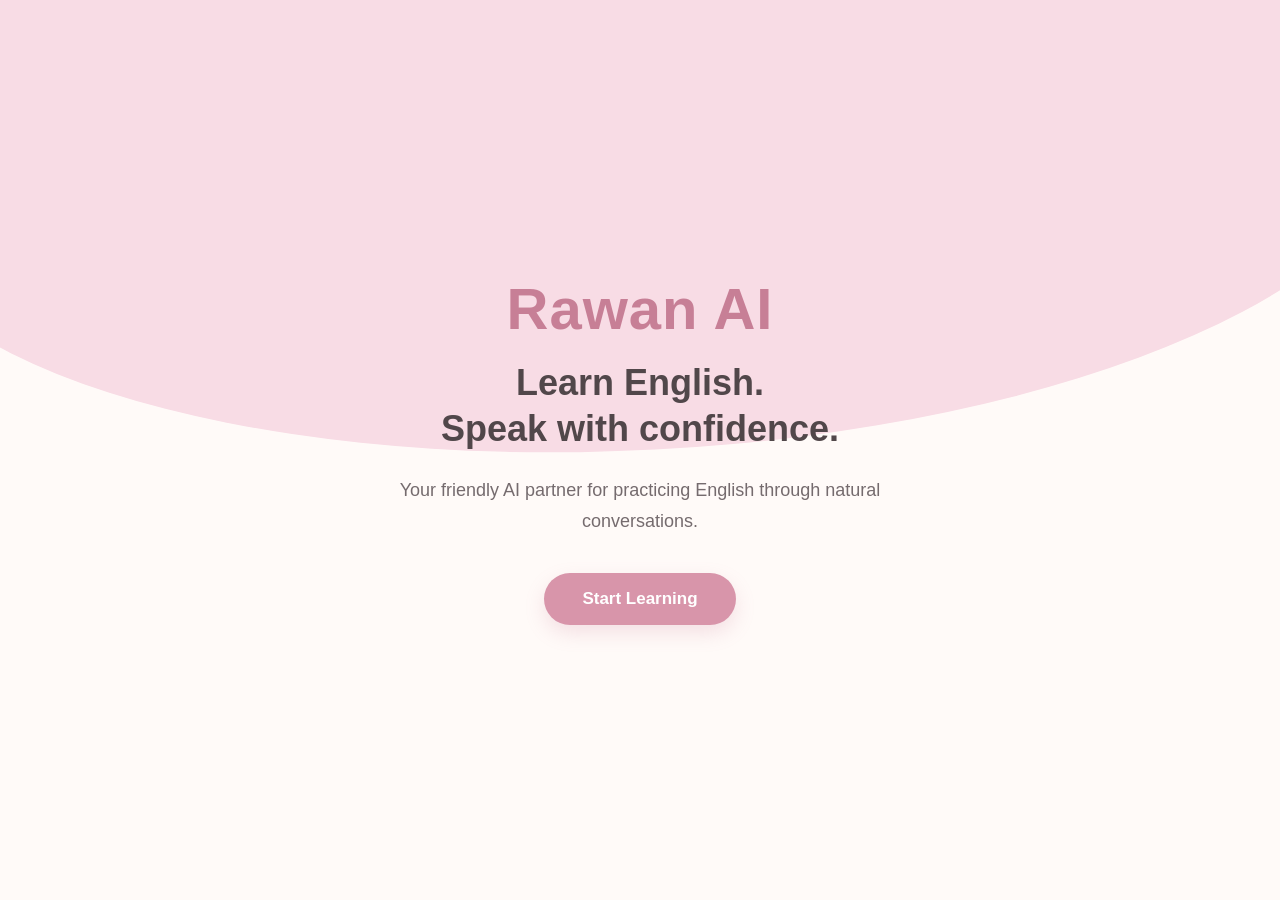
<file: index.html>
<!DOCTYPE html>
<html lang="en">
<head>
    <meta charset="UTF-8">
    <meta name="viewport" content="width=device-width, initial-scale=1.0">

    <title>Rawan AI</title>

 <link rel="stylesheet" href="./style.css">
</head>

<body>

    <main class="welcome-page">

        <h1>Rawan AI</h1>

        <h2>Learn English.<br>Speak with confidence.</h2>

        <p>
            Your friendly AI partner for practicing English
            through natural conversations.
        </p>

        <button id="startButton">
            Start Learning
        </button>

    </main>

    <script src="script.js"></script>

</body>
</html>
</file>
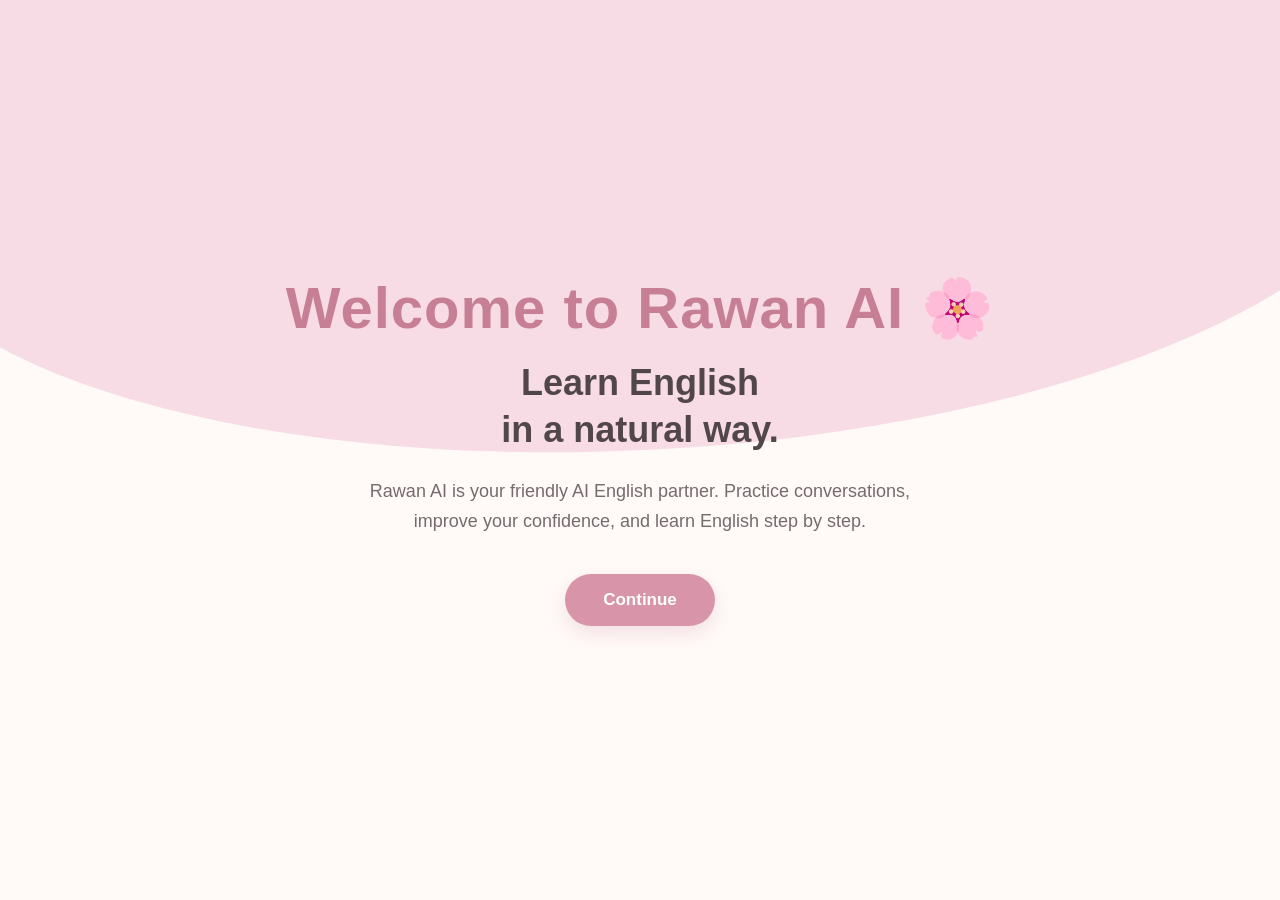
<file: intro.html>
<!DOCTYPE html>
<html lang="en">
<head>
    <meta charset="UTF-8">
    <meta name="viewport" content="width=device-width, initial-scale=1.0">

    <title>About Rawan AI</title>

    <link rel="stylesheet" href="style.css">
</head>
<script>
    document.getElementById("continueButton").addEventListener("click", function () {
        window.location.href = "level.html";
    });
</script>
<body>

    <main class="welcome-page">

        <h1>Welcome to Rawan AI 🌸</h1>

        <h2>
            Learn English<br>
            in a natural way.
        </h2>

        <p>
            Rawan AI is your friendly AI English partner.
            Practice conversations, improve your confidence,
            and learn English step by step.
        </p>
<button onclick="window.location.href='level.html'">
    Continue
</button>

    </main>

</body>
</html>
</file>
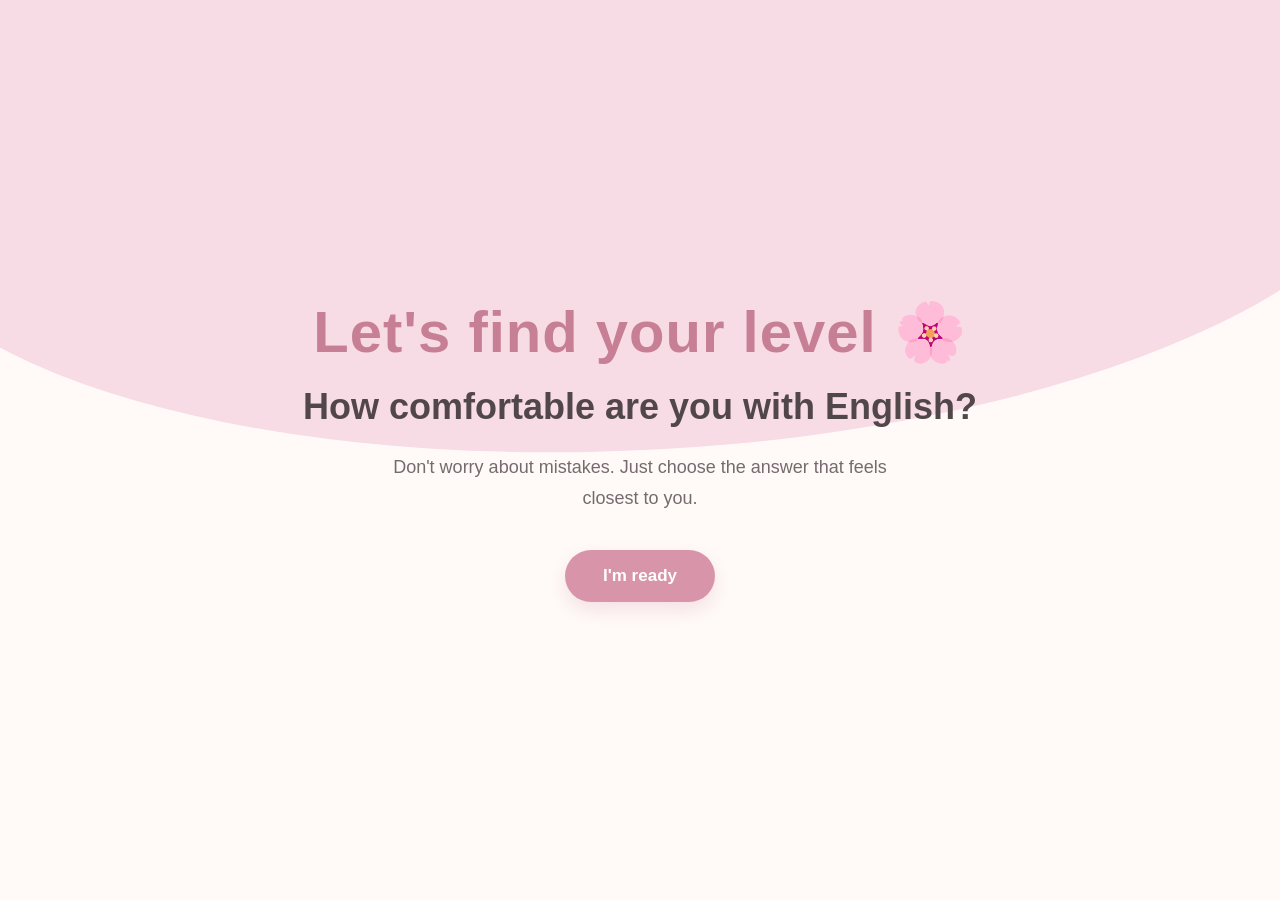
<file: level.html>
<!DOCTYPE html>
<html lang="en">
<head>
    <meta charset="UTF-8">
    <meta name="viewport" content="width=device-width, initial-scale=1.0">

    <title>English Level</title>

    <link rel="stylesheet" href="style.css">
</head>

<body>

    <main class="welcome-page">

        <h1>Let's find your level 🌸</h1>

        <h2>How comfortable are you with English?</h2>

        <p>
            Don't worry about mistakes.
            Just choose the answer that feels closest to you.
        </p>

        <button>I'm ready</button>

    </main>

</body>
</html>
</file>
<file: style.css>
* {
    box-sizing: border-box;
}

body {
    margin: 0;
    font-family: Arial, sans-serif;
    background: #fffaf8;
}

.welcome-page {
    min-height: 100vh;
    position: relative;
    overflow: hidden;

    display: flex;
    flex-direction: column;
    justify-content: center;
    align-items: center;

    text-align: center;
    padding: 30px;

    background: #fffaf8;
}

/* الشكل الوردي المموج */
.welcome-page::before {
    content: "";
    position: absolute;
    top: -15%;
    left: -10%;

    width: 120%;
    height: 65%;

    background: #f8dce5;

    border-radius: 0 0 50% 50%;
    transform: rotate(-3deg);
}

/* المحتوى */
.welcome-page h1,
.welcome-page h2,
.welcome-page p,
.welcome-page button {
    position: relative;
    z-index: 2;
}

h1 {
    margin: 0 0 18px;

    font-size: 58px;
    letter-spacing: 1px;

    color: #c77f96;
}

h2 {
    margin: 0;

    font-size: 36px;
    line-height: 1.3;

    color: #51474a;
}

p {
    max-width: 550px;
    margin: 22px auto;

    font-size: 18px;
    line-height: 1.7;

    color: #756b6e;
}

/* الزر */
button {
    margin-top: 15px;

    padding: 16px 38px;

    border: none;
    border-radius: 30px;

    background: #d895aa;
    color: white;

    font-size: 17px;
    font-weight: 600;

    cursor: pointer;

    box-shadow: 0 8px 20px rgba(201, 127, 150, 0.2);

    transition: 0.3s ease;
}

button:hover {
    transform: translateY(-3px);
    box-shadow: 0 12px 25px rgba(201, 127, 150, 0.25);
}
</file>
